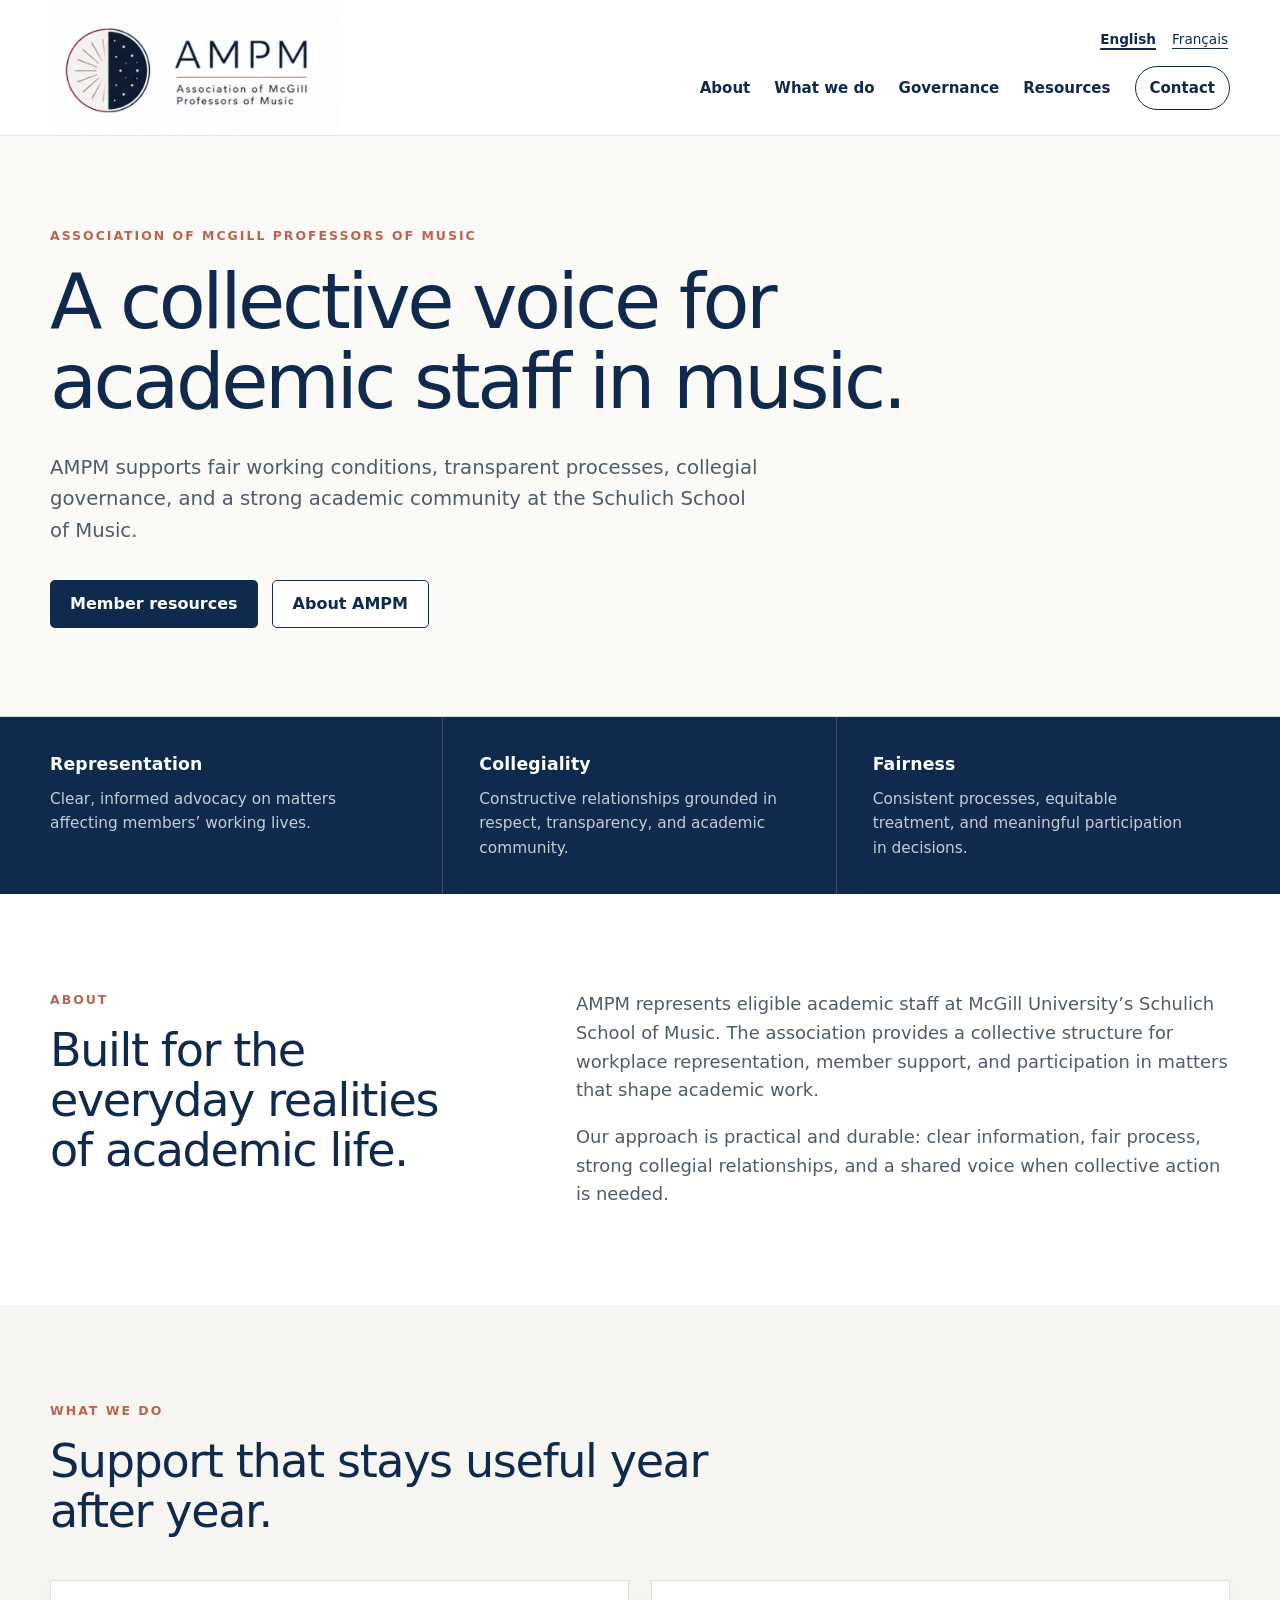
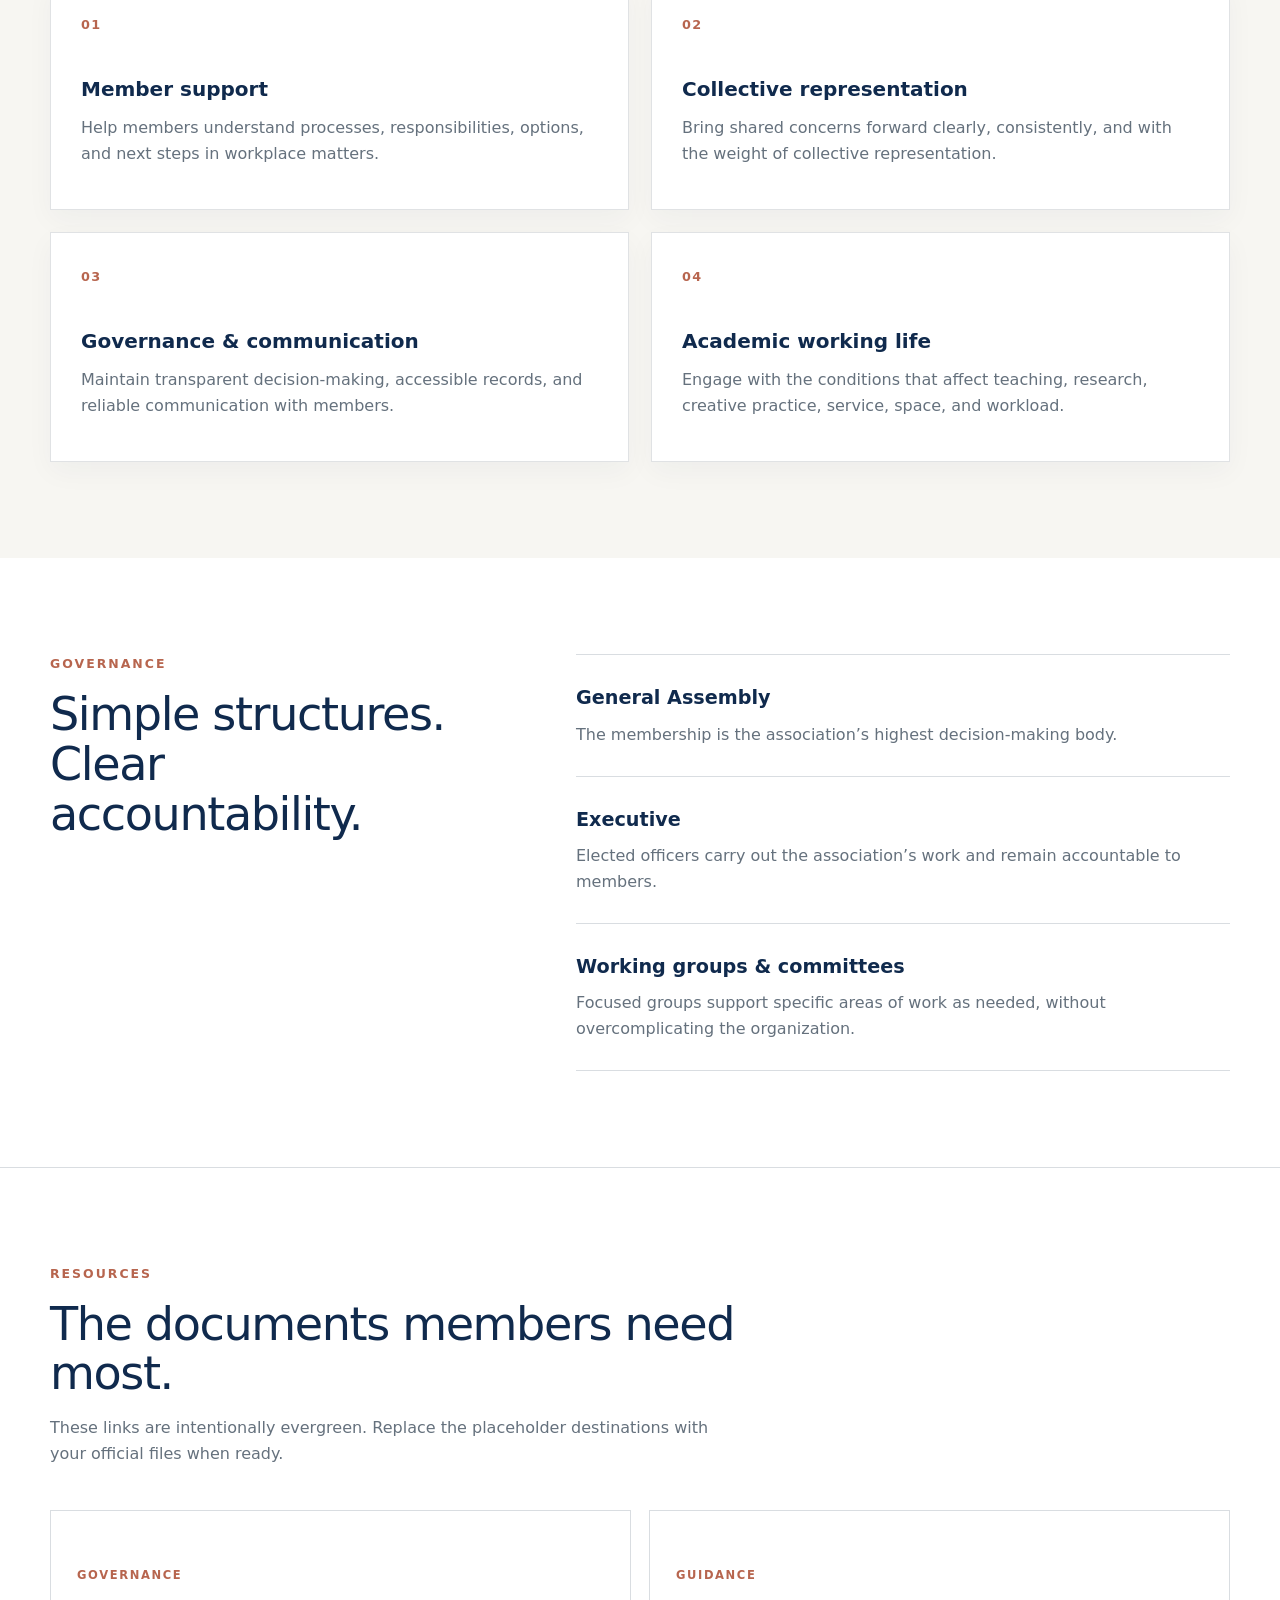
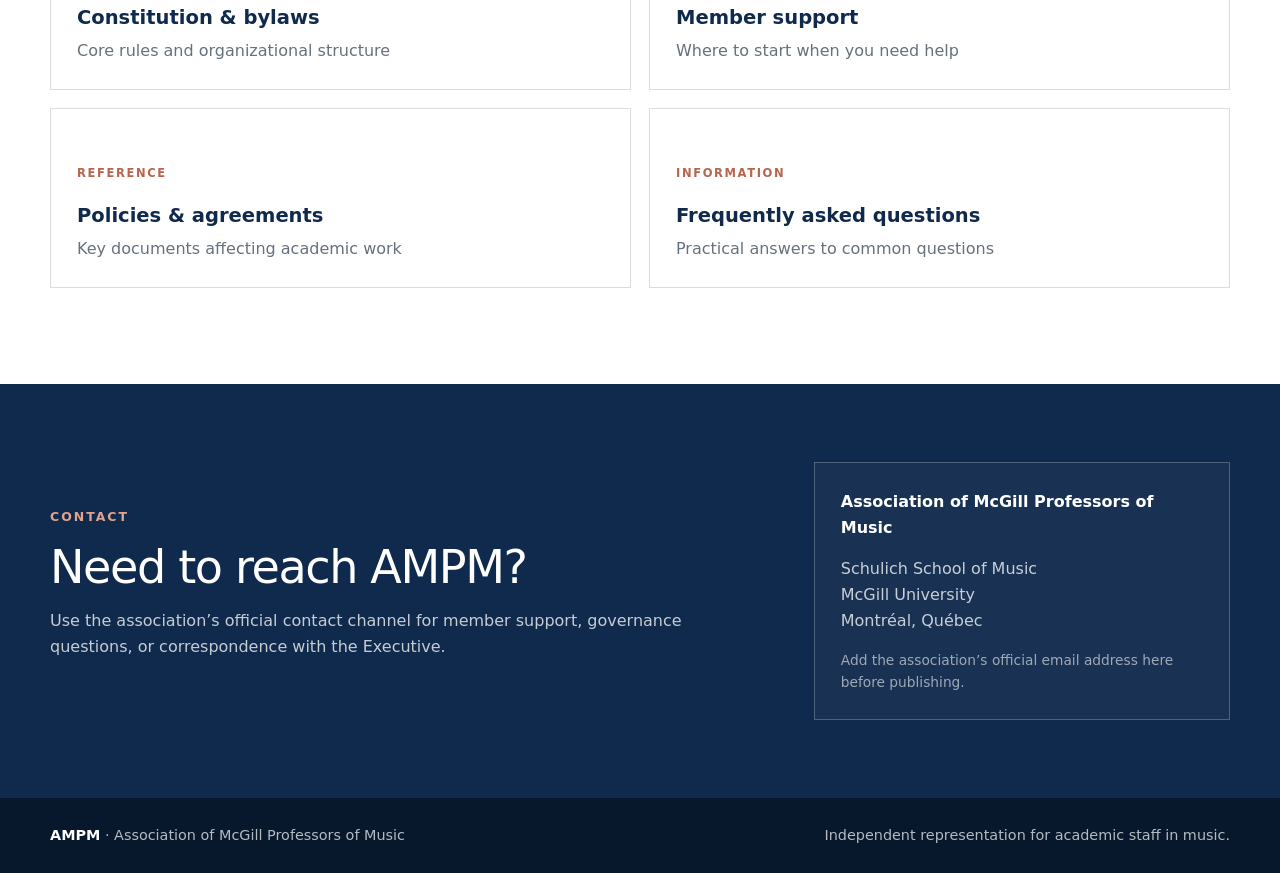
<file: index.html>
<!doctype html>
<html lang="en-CA">
<head>
  <meta charset="utf-8" />
  <meta name="viewport" content="width=device-width, initial-scale=1" />
  <meta name="description" content="AMPM — Association of McGill Professors of Music. A collective voice for academic staff in music." />
  <link rel="alternate" hreflang="en-CA" href="index.html?v=2" />
  <link rel="alternate" hreflang="fr-CA" href="fr.html?v=2" />
  <link rel="alternate" hreflang="x-default" href="index.html?v=2" />
  <title>AMPM — Association of McGill Professors of Music</title>
  <link rel="stylesheet" href="styles.css?v=2" />
</head>
<body>
  <a class="skip-link" href="#main">Skip to content</a>

  <header class="site-header">
    <div class="shell header-inner">
      <a class="brand" href="#top" aria-label="AMPM home">
        <img src="[data-uri]" alt="AMPM — Association of McGill Professors of Music" />
      </a>
      <div class="header-links">
        <nav class="language-switcher" aria-label="Language selection">
          <a href="index.html?v=2" lang="en-CA" hreflang="en-CA" aria-current="page">English</a>
          <a href="fr.html?v=2" lang="fr-CA" hreflang="fr-CA">Français</a>
        </nav>
      <nav class="primary-nav" aria-label="Primary navigation">
        <a href="#about">About</a>
        <a href="#work">What we do</a>
        <a href="#governance">Governance</a>
        <a href="#resources">Resources</a>
        <a class="nav-contact" href="#contact">Contact</a>
      </nav>
      </div>
    </div>
  </header>

  <main id="main">
    <section class="hero" id="top">
      <div class="shell hero-content">
        <div class="hero-copy">
          <p class="eyebrow">Association of McGill Professors of Music</p>
          <h1>A collective voice for academic staff in music.</h1>
          <p class="hero-lede">
            AMPM supports fair working conditions, transparent processes,
            collegial governance, and a strong academic community at the
            Schulich School of Music.
          </p>
          <div class="hero-actions">
            <a class="button button-primary" href="#resources">Member resources</a>
            <a class="button button-secondary" href="#about">About AMPM</a>
          </div>
        </div>
      </div>
    </section>

    <section class="principles" aria-label="AMPM principles">
      <div class="shell principle-grid">
        <article>
          <h2>Representation</h2>
          <p>Clear, informed advocacy on matters affecting members’ working lives.</p>
        </article>
        <article>
          <h2>Collegiality</h2>
          <p>Constructive relationships grounded in respect, transparency, and academic community.</p>
        </article>
        <article>
          <h2>Fairness</h2>
          <p>Consistent processes, equitable treatment, and meaningful participation in decisions.</p>
        </article>
      </div>
    </section>

    <section class="section" id="about">
      <div class="shell split">
        <div>
          <p class="section-kicker">About</p>
          <h2>Built for the everyday realities of academic life.</h2>
        </div>
        <div class="prose">
          <p>
            AMPM represents eligible academic staff at McGill University’s
            Schulich School of Music. The association provides a collective
            structure for workplace representation, member support, and
            participation in matters that shape academic work.
          </p>
          <p>
            Our approach is practical and durable: clear information, fair
            process, strong collegial relationships, and a shared voice when
            collective action is needed.
          </p>
        </div>
      </div>
    </section>

    <section class="section section-tint" id="work">
      <div class="shell">
        <div class="section-heading">
          <p class="section-kicker">What we do</p>
          <h2>Support that stays useful year after year.</h2>
        </div>
        <div class="card-grid">
          <article class="card">
            <span class="card-number">01</span>
            <h3>Member support</h3>
            <p>Help members understand processes, responsibilities, options, and next steps in workplace matters.</p>
          </article>
          <article class="card">
            <span class="card-number">02</span>
            <h3>Collective representation</h3>
            <p>Bring shared concerns forward clearly, consistently, and with the weight of collective representation.</p>
          </article>
          <article class="card">
            <span class="card-number">03</span>
            <h3>Governance & communication</h3>
            <p>Maintain transparent decision-making, accessible records, and reliable communication with members.</p>
          </article>
          <article class="card">
            <span class="card-number">04</span>
            <h3>Academic working life</h3>
            <p>Engage with the conditions that affect teaching, research, creative practice, service, space, and workload.</p>
          </article>
        </div>
      </div>
    </section>

    <section class="section" id="governance">
      <div class="shell split">
        <div>
          <p class="section-kicker">Governance</p>
          <h2>Simple structures. Clear accountability.</h2>
        </div>
        <div class="stack-list">
          <article>
            <h3>General Assembly</h3>
            <p>The membership is the association’s highest decision-making body.</p>
          </article>
          <article>
            <h3>Executive</h3>
            <p>Elected officers carry out the association’s work and remain accountable to members.</p>
          </article>
          <article>
            <h3>Working groups & committees</h3>
            <p>Focused groups support specific areas of work as needed, without overcomplicating the organization.</p>
          </article>
        </div>
      </div>
    </section>

    <section class="section resources" id="resources">
      <div class="shell">
        <div class="section-heading">
          <p class="section-kicker">Resources</p>
          <h2>The documents members need most.</h2>
          <p class="section-intro">These links are intentionally evergreen. Replace the placeholder destinations with your official files when ready.</p>
        </div>
        <div class="resource-grid">
          <a class="resource-card" href="#contact">
            <span>Governance</span>
            <strong>Constitution & bylaws</strong>
            <em>Core rules and organizational structure</em>
          </a>
          <a class="resource-card" href="#contact">
            <span>Guidance</span>
            <strong>Member support</strong>
            <em>Where to start when you need help</em>
          </a>
          <a class="resource-card" href="#contact">
            <span>Reference</span>
            <strong>Policies & agreements</strong>
            <em>Key documents affecting academic work</em>
          </a>
          <a class="resource-card" href="#contact">
            <span>Information</span>
            <strong>Frequently asked questions</strong>
            <em>Practical answers to common questions</em>
          </a>
        </div>
      </div>
    </section>

    <section class="contact-band" id="contact">
      <div class="shell contact-grid">
        <div>
          <p class="section-kicker light">Contact</p>
          <h2>Need to reach AMPM?</h2>
          <p>Use the association’s official contact channel for member support, governance questions, or correspondence with the Executive.</p>
        </div>
        <div class="contact-card">
          <strong>Association of McGill Professors of Music</strong>
          <p>Schulich School of Music<br />McGill University<br />Montréal, Québec</p>
          <p class="small">Add the association’s official email address here before publishing.</p>
        </div>
      </div>
    </section>
  </main>

  <footer class="site-footer">
    <div class="shell footer-inner">
      <p><strong>AMPM</strong> · Association of McGill Professors of Music</p>
      <p>Independent representation for academic staff in music.</p>
    </div>
  </footer>
</body>
</html>
</file>
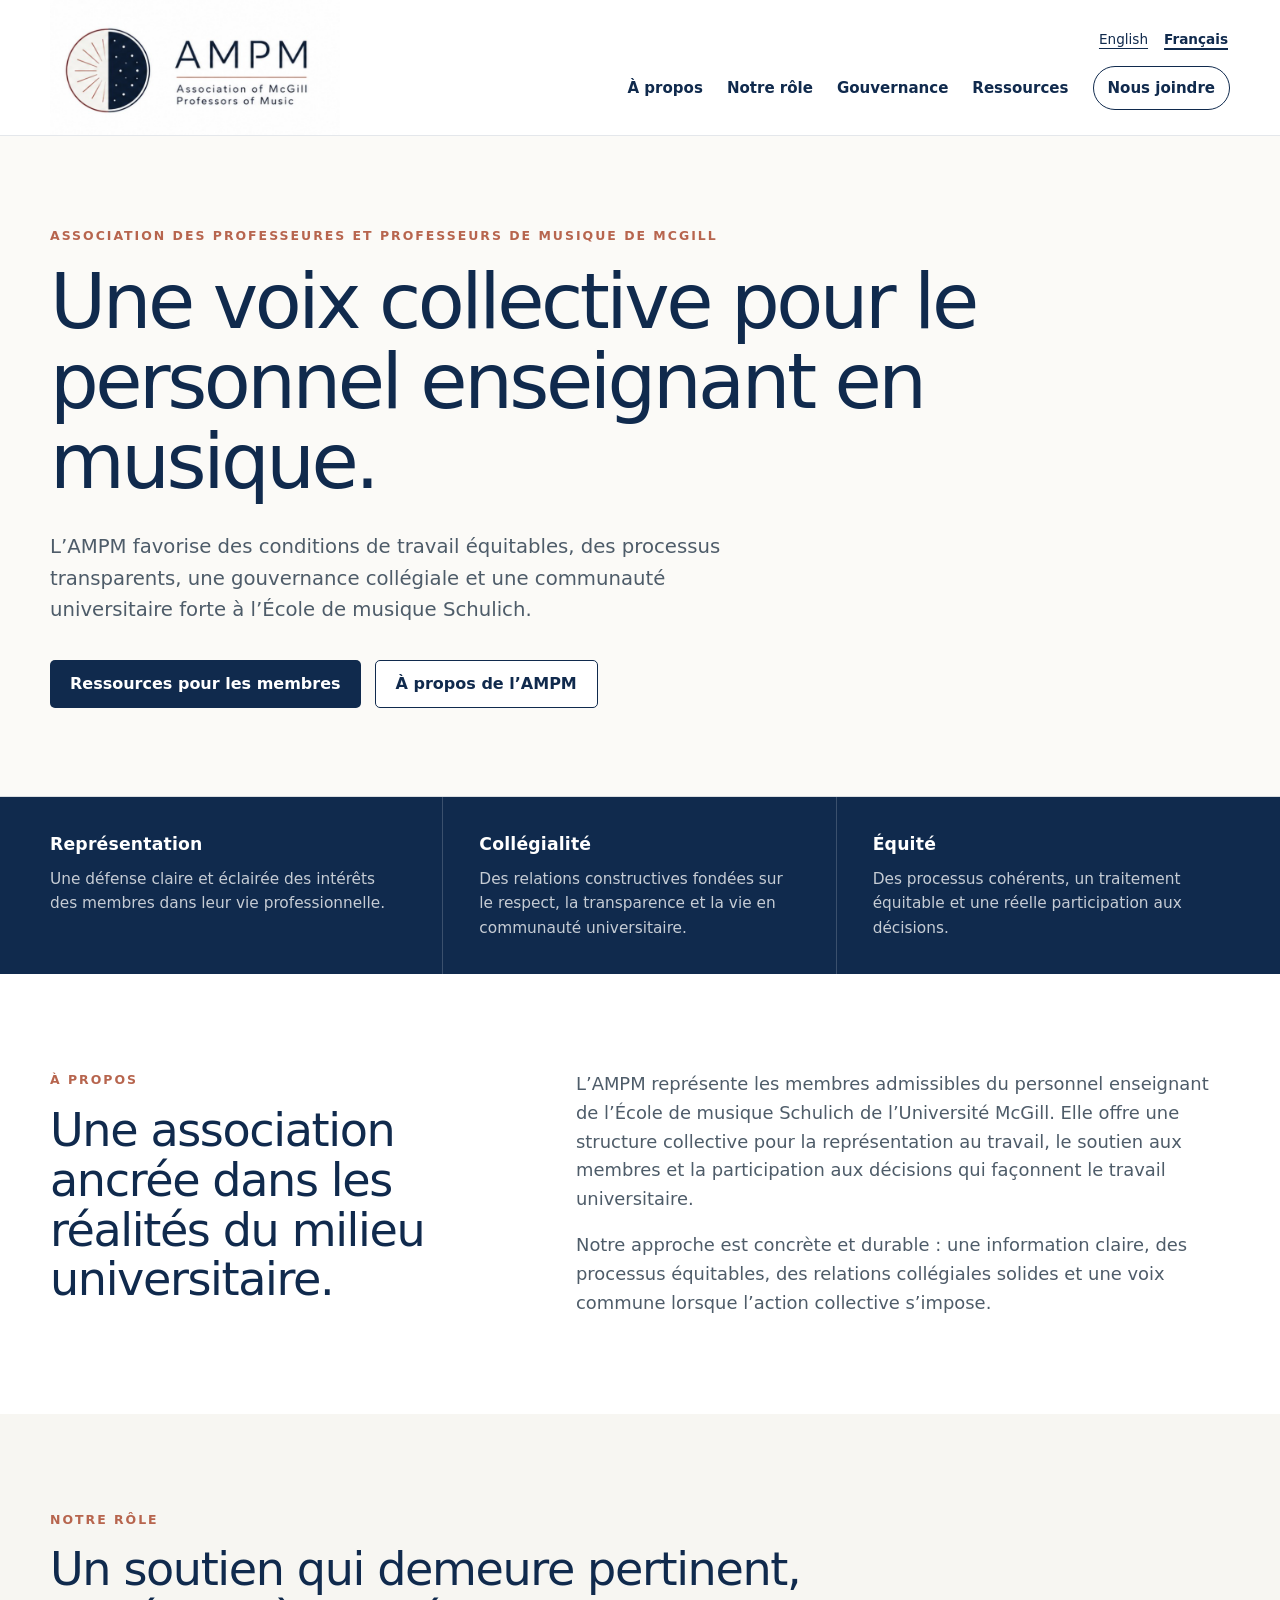
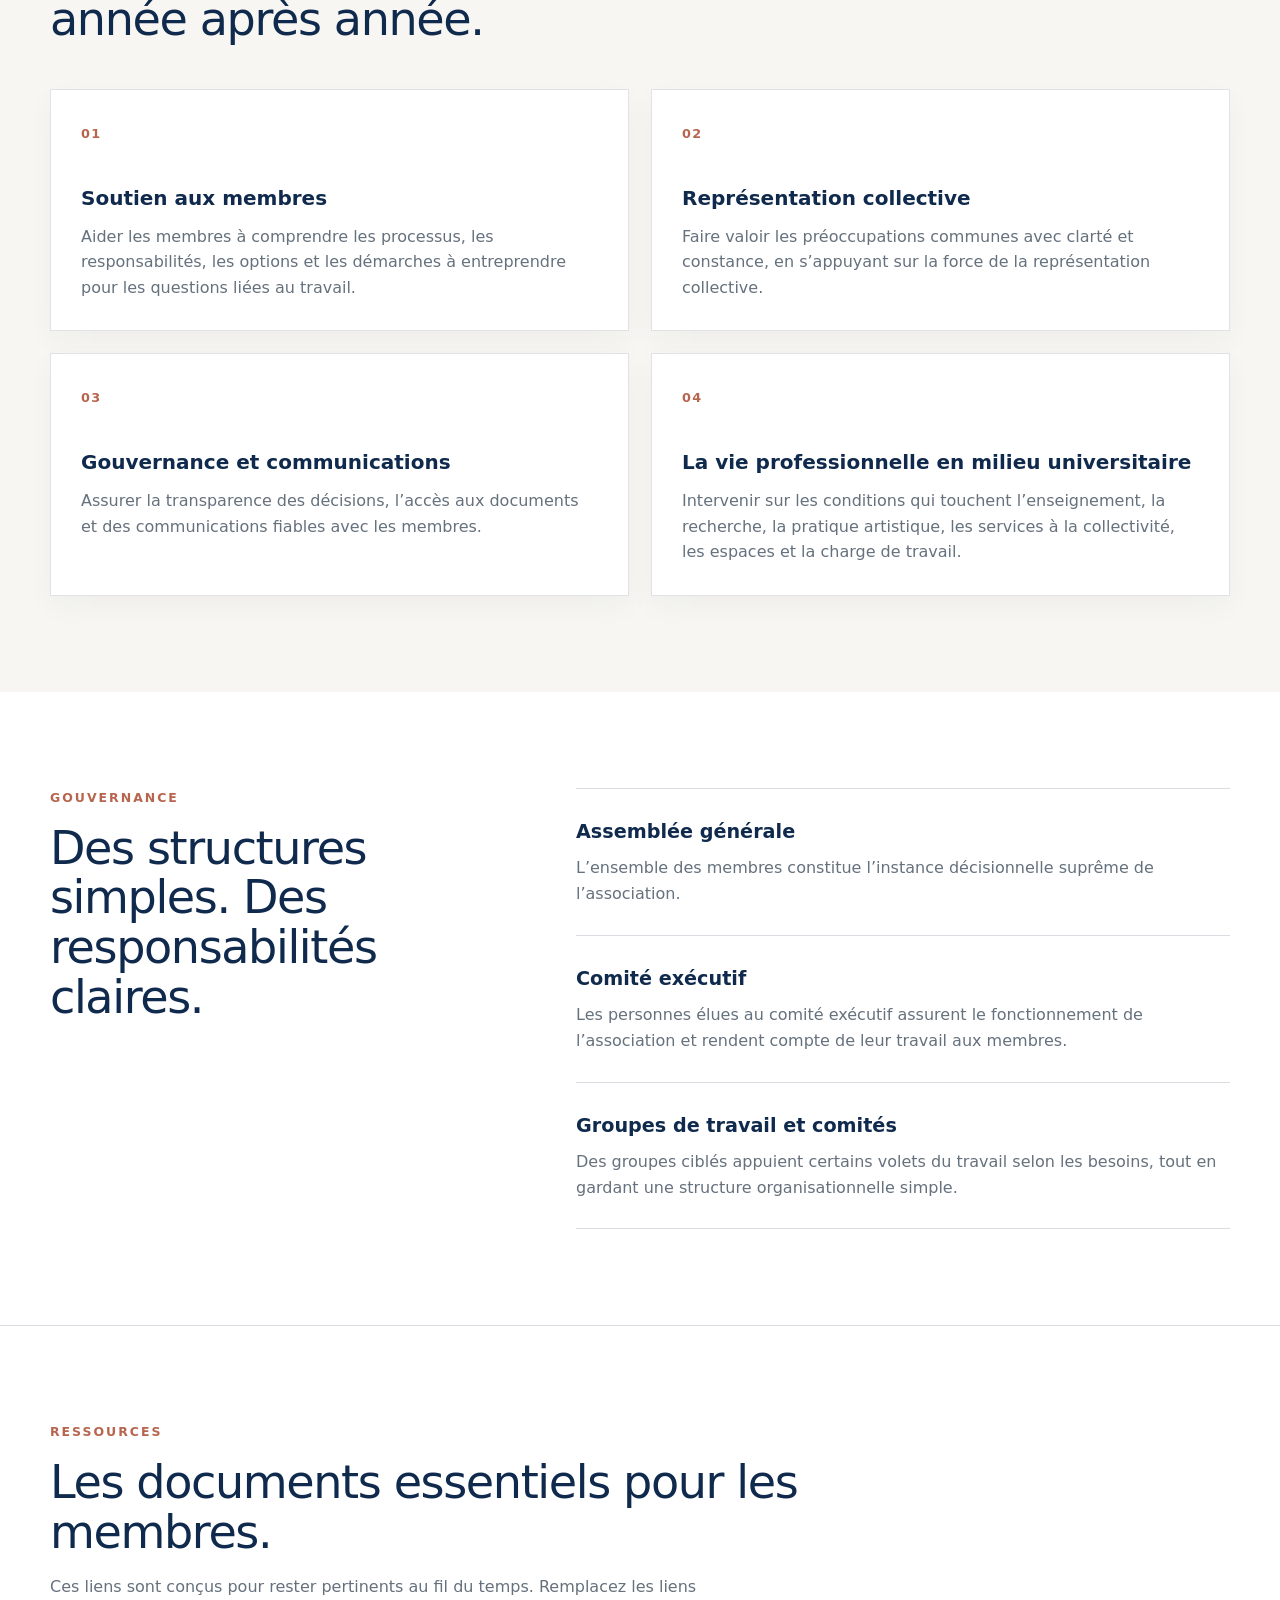
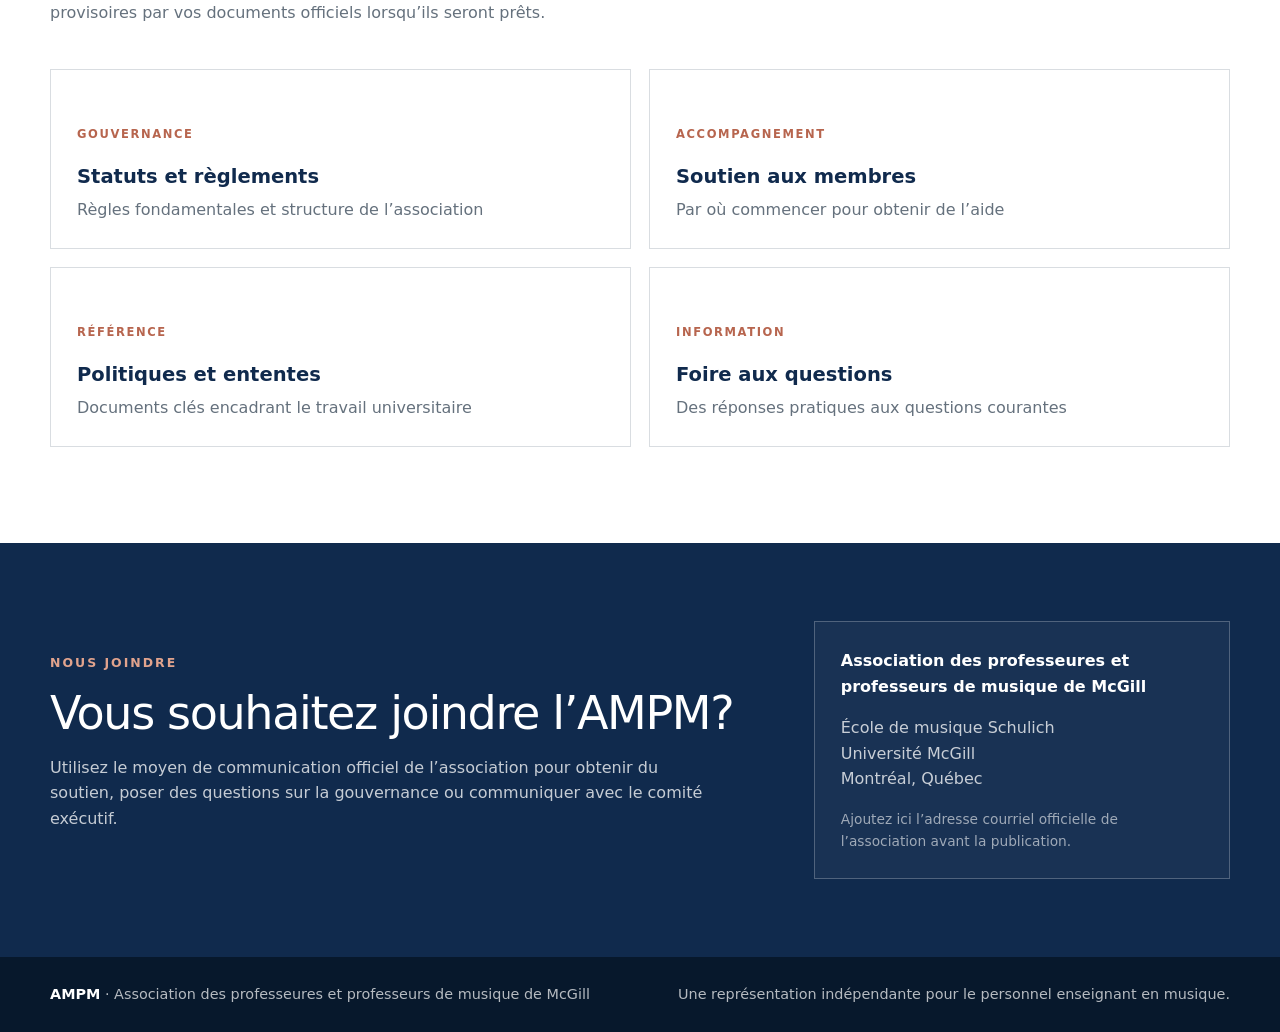
<file: fr.html>
<!doctype html>
<html lang="fr-CA">
<head>
  <meta charset="utf-8" />
  <meta name="viewport" content="width=device-width, initial-scale=1" />
  <meta name="description" content="AMPM — Association des professeures et professeurs de musique de McGill. Une voix collective pour le personnel enseignant en musique." />
  <link rel="alternate" hreflang="en-CA" href="index.html?v=2" />
  <link rel="alternate" hreflang="fr-CA" href="fr.html?v=2" />
  <link rel="alternate" hreflang="x-default" href="index.html?v=2" />
  <title>AMPM — Association des professeures et professeurs de musique de McGill</title>
  <link rel="stylesheet" href="styles.css?v=2" />
</head>
<body>
  <a class="skip-link" href="#main">Aller au contenu</a>

  <header class="site-header">
    <div class="shell header-inner">
      <a class="brand" href="#top" aria-label="Accueil de l’AMPM">
        <img src="[data-uri]" alt="AMPM — Association des professeures et professeurs de musique de McGill" />
      </a>
      <div class="header-links">
        <nav class="language-switcher" aria-label="Choix de la langue">
          <a href="index.html?v=2" lang="en-CA" hreflang="en-CA">English</a>
          <a href="fr.html?v=2" lang="fr-CA" hreflang="fr-CA" aria-current="page">Français</a>
        </nav>
      <nav class="primary-nav" aria-label="Navigation principale">
        <a href="#about">À propos</a>
        <a href="#work">Notre rôle</a>
        <a href="#governance">Gouvernance</a>
        <a href="#resources">Ressources</a>
        <a class="nav-contact" href="#contact">Nous joindre</a>
      </nav>
      </div>
    </div>
  </header>

  <main id="main">
    <section class="hero" id="top">
      <div class="shell hero-content">
        <div class="hero-copy">
          <p class="eyebrow">Association des professeures et professeurs de musique de McGill</p>
          <h1>Une voix collective pour le personnel enseignant en musique.</h1>
          <p class="hero-lede">
            L’AMPM favorise des conditions de travail équitables, des processus
            transparents, une gouvernance collégiale et une communauté
            universitaire forte à l’École de musique Schulich.
          </p>
          <div class="hero-actions">
            <a class="button button-primary" href="#resources">Ressources pour les membres</a>
            <a class="button button-secondary" href="#about">À propos de l’AMPM</a>
          </div>
        </div>
      </div>
    </section>

    <section class="principles" aria-label="Principes de l’AMPM">
      <div class="shell principle-grid">
        <article>
          <h2>Représentation</h2>
          <p>Une défense claire et éclairée des intérêts des membres dans leur vie professionnelle.</p>
        </article>
        <article>
          <h2>Collégialité</h2>
          <p>Des relations constructives fondées sur le respect, la transparence et la vie en communauté universitaire.</p>
        </article>
        <article>
          <h2>Équité</h2>
          <p>Des processus cohérents, un traitement équitable et une réelle participation aux décisions.</p>
        </article>
      </div>
    </section>

    <section class="section" id="about">
      <div class="shell split">
        <div>
          <p class="section-kicker">À propos</p>
          <h2>Une association ancrée dans les réalités du milieu universitaire.</h2>
        </div>
        <div class="prose">
          <p>
            L’AMPM représente les membres admissibles du personnel enseignant
            de l’École de musique Schulich de l’Université McGill. Elle offre
            une structure collective pour la représentation au travail,
            le soutien aux membres et la participation aux décisions
            qui façonnent le travail universitaire.
          </p>
          <p>
            Notre approche est concrète et durable : une information claire,
            des processus équitables, des relations collégiales solides et
            une voix commune lorsque l’action collective s’impose.
          </p>
        </div>
      </div>
    </section>

    <section class="section section-tint" id="work">
      <div class="shell">
        <div class="section-heading">
          <p class="section-kicker">Notre rôle</p>
          <h2>Un soutien qui demeure pertinent, année après année.</h2>
        </div>
        <div class="card-grid">
          <article class="card">
            <span class="card-number">01</span>
            <h3>Soutien aux membres</h3>
            <p>Aider les membres à comprendre les processus, les responsabilités, les options et les démarches à entreprendre pour les questions liées au travail.</p>
          </article>
          <article class="card">
            <span class="card-number">02</span>
            <h3>Représentation collective</h3>
            <p>Faire valoir les préoccupations communes avec clarté et constance, en s’appuyant sur la force de la représentation collective.</p>
          </article>
          <article class="card">
            <span class="card-number">03</span>
            <h3>Gouvernance et communications</h3>
            <p>Assurer la transparence des décisions, l’accès aux documents et des communications fiables avec les membres.</p>
          </article>
          <article class="card">
            <span class="card-number">04</span>
            <h3>La vie professionnelle en milieu universitaire</h3>
            <p>Intervenir sur les conditions qui touchent l’enseignement, la recherche, la pratique artistique, les services à la collectivité, les espaces et la charge de travail.</p>
          </article>
        </div>
      </div>
    </section>

    <section class="section" id="governance">
      <div class="shell split">
        <div>
          <p class="section-kicker">Gouvernance</p>
          <h2>Des structures simples. Des responsabilités claires.</h2>
        </div>
        <div class="stack-list">
          <article>
            <h3>Assemblée générale</h3>
            <p>L’ensemble des membres constitue l’instance décisionnelle suprême de l’association.</p>
          </article>
          <article>
            <h3>Comité exécutif</h3>
            <p>Les personnes élues au comité exécutif assurent le fonctionnement de l’association et rendent compte de leur travail aux membres.</p>
          </article>
          <article>
            <h3>Groupes de travail et comités</h3>
            <p>Des groupes ciblés appuient certains volets du travail selon les besoins, tout en gardant une structure organisationnelle simple.</p>
          </article>
        </div>
      </div>
    </section>

    <section class="section resources" id="resources">
      <div class="shell">
        <div class="section-heading">
          <p class="section-kicker">Ressources</p>
          <h2>Les documents essentiels pour les membres.</h2>
          <p class="section-intro">Ces liens sont conçus pour rester pertinents au fil du temps. Remplacez les liens provisoires par vos documents officiels lorsqu’ils seront prêts.</p>
        </div>
        <div class="resource-grid">
          <a class="resource-card" href="#contact">
            <span>Gouvernance</span>
            <strong>Statuts et règlements</strong>
            <em>Règles fondamentales et structure de l’association</em>
          </a>
          <a class="resource-card" href="#contact">
            <span>Accompagnement</span>
            <strong>Soutien aux membres</strong>
            <em>Par où commencer pour obtenir de l’aide</em>
          </a>
          <a class="resource-card" href="#contact">
            <span>Référence</span>
            <strong>Politiques et ententes</strong>
            <em>Documents clés encadrant le travail universitaire</em>
          </a>
          <a class="resource-card" href="#contact">
            <span>Information</span>
            <strong>Foire aux questions</strong>
            <em>Des réponses pratiques aux questions courantes</em>
          </a>
        </div>
      </div>
    </section>

    <section class="contact-band" id="contact">
      <div class="shell contact-grid">
        <div>
          <p class="section-kicker light">Nous joindre</p>
          <h2>Vous souhaitez joindre l’AMPM?</h2>
          <p>Utilisez le moyen de communication officiel de l’association pour obtenir du soutien, poser des questions sur la gouvernance ou communiquer avec le comité exécutif.</p>
        </div>
        <div class="contact-card">
          <strong>Association des professeures et professeurs de musique de McGill</strong>
          <p>École de musique Schulich<br />Université McGill<br />Montréal, Québec</p>
          <p class="small">Ajoutez ici l’adresse courriel officielle de l’association avant la publication.</p>
        </div>
      </div>
    </section>
  </main>

  <footer class="site-footer">
    <div class="shell footer-inner">
      <p><strong>AMPM</strong> · Association des professeures et professeurs de musique de McGill</p>
      <p>Une représentation indépendante pour le personnel enseignant en musique.</p>
    </div>
  </footer>
</body>
</html>
</file>
<file: styles.css>
:root {
  --navy: #102a4d;
  --navy-deep: #0b1f3a;
  --rust: #b7654e;
  --rust-soft: #c68a72;
  --ink: #25303b;
  --muted: #65717d;
  --paper: #f7f6f2;
  --white: #ffffff;
  --line: #d9dde1;
  --max: 1180px;
  --shadow: 0 18px 50px rgba(16, 42, 77, 0.08);
}

* { box-sizing: border-box; }
html { scroll-behavior: smooth; }
body {
  margin: 0;
  font-family: "Avenir Next", "Segoe UI", system-ui, -apple-system, BlinkMacSystemFont, Arial, sans-serif;
  color: var(--ink);
  background: var(--white);
  line-height: 1.6;
  -webkit-font-smoothing: antialiased;
}

a { color: inherit; }
img { max-width: 100%; display: block; }

.skip-link {
  position: absolute;
  left: 12px;
  top: -80px;
  background: var(--navy);
  color: #fff;
  padding: 10px 14px;
  z-index: 100;
}
.skip-link:focus { top: 12px; }

.shell {
  width: min(var(--max), calc(100% - 48px));
  margin-inline: auto;
}

.site-header {
  position: sticky;
  top: 0;
  z-index: 20;
  background: rgba(255,255,255,.96);
  border-bottom: 1px solid rgba(16,42,77,.11);
  backdrop-filter: blur(10px);
}

.header-inner {
  min-height: 92px;
  display: flex;
  align-items: center;
  justify-content: space-between;
  gap: 28px;
}

.brand { width: 290px; flex: 0 0 auto; }
.brand img { width: 100%; height: auto; }

.primary-nav {
  display: flex;
  align-items: center;
  gap: 24px;
  font-size: .94rem;
}
.primary-nav a {
  text-decoration: none;
  color: var(--navy);
  font-weight: 550;
}
.primary-nav a:hover { color: var(--rust); }
.nav-contact {
  border: 1px solid var(--navy);
  padding: 9px 14px;
  border-radius: 999px;
}

.hero {
  background: #fbfaf7;
  border-bottom: 1px solid var(--line);
}
.hero-content { padding-block: 90px 88px; }
.hero-copy { max-width: 1050px; }
.eyebrow, .section-kicker {
  margin: 0 0 16px;
  color: var(--rust);
  text-transform: uppercase;
  letter-spacing: .16em;
  font-size: .78rem;
  font-weight: 700;
}
.hero h1 {
  margin: 0;
  max-width: 1050px;
  color: var(--navy);
  font-size: clamp(3rem, 6vw, 5.9rem);
  line-height: 1.04;
  letter-spacing: -.045em;
  font-weight: 430;
}
.hero-lede {
  max-width: 720px;
  margin: 30px 0 0;
  font-size: 1.23rem;
  color: #4e5c69;
}
.hero-actions { display: flex; gap: 14px; margin-top: 34px; flex-wrap: wrap; }
.button {
  display: inline-flex;
  align-items: center;
  justify-content: center;
  min-height: 48px;
  padding: 0 20px;
  border-radius: 5px;
  text-decoration: none;
  font-weight: 650;
}
.button-primary { background: var(--navy); color: #fff; }
.button-primary:hover { background: var(--navy-deep); }
.button-secondary { border: 1px solid var(--navy); color: var(--navy); background: #fff; }
.button-secondary:hover { background: var(--paper); }


.principles { background: var(--navy); color: #fff; }
.principle-grid { display: grid; grid-template-columns: repeat(3, 1fr); }
.principle-grid article { padding: 34px 36px; border-right: 1px solid rgba(255,255,255,.18); }
.principle-grid article:first-child { padding-left: 0; }
.principle-grid article:last-child { border-right: 0; }
.principle-grid h2 { margin: 0 0 8px; font-size: 1.08rem; letter-spacing: .01em; }
.principle-grid p { margin: 0; color: rgba(255,255,255,.76); font-size: .96rem; }

.section { padding: 96px 0; }
.section-tint { background: var(--paper); }
.split { display: grid; grid-template-columns: .8fr 1.2fr; gap: 90px; align-items: start; }
.section h2, .contact-band h2 {
  color: var(--navy);
  margin: 0;
  font-size: clamp(2rem, 3.6vw, 3.5rem);
  line-height: 1.08;
  letter-spacing: -.03em;
  font-weight: 480;
}
.prose { font-size: 1.12rem; color: #4e5c69; }
.prose p:first-child { margin-top: 0; }
.prose p:last-child { margin-bottom: 0; }

.section-heading { max-width: 760px; margin-bottom: 44px; }
.section-intro { color: var(--muted); max-width: 680px; }
.card-grid { display: grid; grid-template-columns: repeat(2, 1fr); gap: 22px; }
.card {
  min-height: 230px;
  background: #fff;
  border: 1px solid #e0e2e4;
  padding: 30px;
  box-shadow: 0 10px 26px rgba(16,42,77,.04);
}
.card-number { color: var(--rust); font-size: .8rem; letter-spacing: .1em; font-weight: 700; }
.card h3 { margin: 36px 0 10px; color: var(--navy); font-size: 1.25rem; }
.card p { margin: 0; color: var(--muted); }

.stack-list { border-top: 1px solid var(--line); }
.stack-list article { padding: 28px 0; border-bottom: 1px solid var(--line); }
.stack-list h3 { margin: 0 0 8px; color: var(--navy); font-size: 1.2rem; }
.stack-list p { margin: 0; color: var(--muted); }

.resources { background: #fff; border-top: 1px solid var(--line); }
.resource-grid { display: grid; grid-template-columns: repeat(2, 1fr); gap: 18px; }
.resource-card {
  text-decoration: none;
  border: 1px solid var(--line);
  padding: 26px;
  min-height: 180px;
  display: flex;
  flex-direction: column;
  justify-content: flex-end;
  transition: transform .18s ease, border-color .18s ease, box-shadow .18s ease;
}
.resource-card:hover { transform: translateY(-3px); border-color: var(--rust-soft); box-shadow: var(--shadow); }
.resource-card span { color: var(--rust); text-transform: uppercase; letter-spacing: .14em; font-size: .72rem; font-weight: 700; margin-bottom: 18px; }
.resource-card strong { color: var(--navy); font-size: 1.22rem; }
.resource-card em { color: var(--muted); font-style: normal; margin-top: 4px; }

.contact-band { padding: 78px 0; background: var(--navy); color: #fff; }
.contact-grid { display: grid; grid-template-columns: 1.25fr .75fr; gap: 70px; align-items: center; }
.contact-band h2 { color: #fff; }
.contact-band p { color: rgba(255,255,255,.76); max-width: 660px; }
.section-kicker.light { color: #e1a38d; }
.contact-card { border: 1px solid rgba(255,255,255,.24); padding: 26px; background: rgba(255,255,255,.04); }
.contact-card strong { color: #fff; }
.contact-card .small { font-size: .86rem; color: rgba(255,255,255,.58); margin-bottom: 0; }

.site-footer { background: #07182c; color: rgba(255,255,255,.7); padding: 26px 0; font-size: .9rem; }
.footer-inner { display: flex; justify-content: space-between; gap: 30px; flex-wrap: wrap; }
.footer-inner p { margin: 0; }
.footer-inner strong { color: #fff; }

:focus-visible { outline: 3px solid #e09b81; outline-offset: 3px; }

@media (max-width: 900px) {
  .header-inner { min-height: auto; padding: 18px 0; align-items: flex-start; }
  .brand { width: 230px; }
  .primary-nav { flex-wrap: wrap; justify-content: flex-end; gap: 10px 16px; font-size: .88rem; }
  .hero-content { padding-block: 72px; }
  .principle-grid { grid-template-columns: 1fr; }
  .principle-grid article { border-right: 0; border-bottom: 1px solid rgba(255,255,255,.16); padding: 24px 0; }
  .principle-grid article:last-child { border-bottom: 0; }
  .split, .contact-grid { grid-template-columns: 1fr; gap: 38px; }
}

@media (max-width: 640px) {
  .shell { width: min(var(--max), calc(100% - 30px)); }
  .site-header { position: static; }
  .header-inner { display: block; }
  .brand { width: 250px; margin-bottom: 18px; }
  .primary-nav { justify-content: flex-start; }
  .nav-contact { padding: 6px 10px; }
  .hero-content { padding-block: 54px 60px; }
  .hero h1 { font-size: clamp(2.7rem, 16vw, 4.1rem); }
  .hero-lede { font-size: 1.08rem; }
  .section { padding: 68px 0; }
  .card-grid, .resource-grid { grid-template-columns: 1fr; }
  .footer-inner { display: block; }
  .footer-inner p + p { margin-top: 8px; }
}

/* Keep both language choices visible at every screen size. */
.header-links { display: flex; flex-direction: column; align-items: flex-end; gap: 12px; padding-block: 14px; min-width: 0; }
.language-switcher { display: flex; align-items: center; gap: 12px; font-size: .85rem; color: var(--navy); }
.language-switcher a { padding: 4px 2px; text-underline-offset: 4px; }
.language-switcher a[aria-current="page"] { font-weight: 700; text-decoration-thickness: 2px; }
.language-switcher a:hover { color: var(--rust); }
section[id], main[id] { scroll-margin-top: 140px; }
@media (max-width: 900px) {
  .header-links { padding-block: 0; }
}
@media (max-width: 640px) {
  .header-links { align-items: flex-start; }
  .language-switcher { order: -1; }
}
</file>
